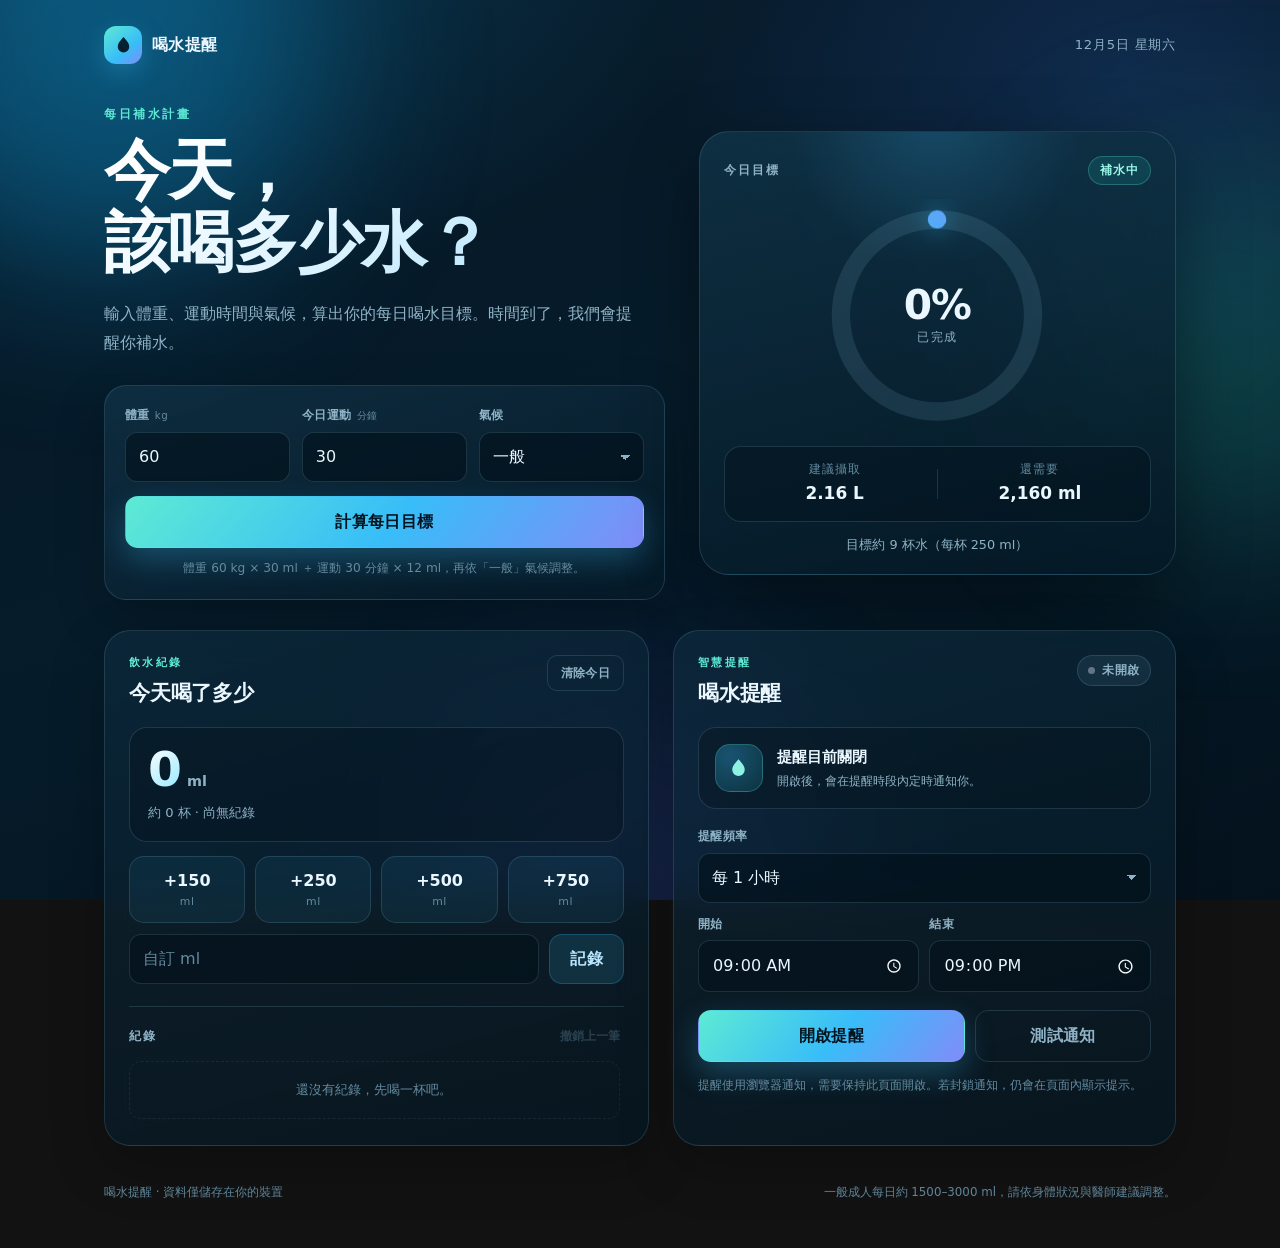
<file: water-reminder/public/index.html>
<!DOCTYPE html>
<html lang="zh-Hant">
<head>
  <meta charset="UTF-8">
  <meta name="viewport" content="width=device-width, initial-scale=1.0">
  <meta name="theme-color" content="#071c2c">
  <meta name="description" content="依體重、運動量與氣候計算每日建議喝水量，並定時提醒你補水。">
  <title>喝水提醒｜算出今天該喝多少水</title>
  <link rel="manifest" href="./manifest.webmanifest">
  <link rel="icon" href="./icon.svg" type="image/svg+xml">
  <link rel="apple-touch-icon" href="./icon-192.png">
  <link rel="stylesheet" href="./styles.css">
</head>
<body>
  <div class="backdrop" aria-hidden="true">
    <span class="blob blob-a"></span>
    <span class="blob blob-b"></span>
    <span class="blob blob-c"></span>
  </div>

  <header class="topbar">
    <a class="brand" href="./" aria-label="喝水提醒首頁">
      <span class="brand-mark" aria-hidden="true">
        <svg viewBox="0 0 24 24" fill="none">
          <path d="M12 3.2c3.6 4 6 6.9 6 10a6 6 0 0 1-12 0c0-3.1 2.4-6 6-10Z" fill="currentColor"/>
          <path d="M9.4 13.4a2.8 2.8 0 0 0 2.3 3" stroke="#071c2c" stroke-width="1.4" stroke-linecap="round"/>
        </svg>
      </span>
      <span>喝水提醒</span>
    </a>
    <p class="today" id="todayLabel"></p>
  </header>

  <main class="page">
    <section class="hero" aria-labelledby="heroTitle">
      <div class="hero-copy">
        <p class="eyebrow">每日補水計畫</p>
        <h1 id="heroTitle">今天，<br>該喝多少水？</h1>
        <p class="lede">輸入體重、運動時間與氣候，算出你的每日喝水目標。時間到了，我們會提醒你補水。</p>

        <form class="calc-card" id="calcForm" novalidate>
          <div class="calc-grid">
            <label class="field">
              <span class="field-label">體重 <em>kg</em></span>
              <input id="weightInput" name="weight" type="number" inputmode="decimal" min="20" max="250" step="0.5" value="60" required>
            </label>
            <label class="field">
              <span class="field-label">今日運動 <em>分鐘</em></span>
              <input id="exerciseInput" name="exercise" type="number" inputmode="numeric" min="0" max="600" step="5" value="30" required>
            </label>
            <label class="field">
              <span class="field-label">氣候</span>
              <select id="climateInput" name="climate">
                <option value="1">一般</option>
                <option value="1.15">炎熱</option>
                <option value="1.08">乾燥</option>
                <option value="1.05">寒冷</option>
              </select>
            </label>
          </div>
          <button class="btn btn-primary calc-btn" type="submit">計算每日目標</button>
          <p class="calc-hint" id="calcHint">以體重 × 30 ml 為基礎，加上運動與氣候調整。</p>
        </form>
      </div>

      <aside class="goal-card" aria-label="今日喝水目標">
        <div class="goal-head">
          <span class="goal-label">今日目標</span>
          <span class="goal-badge" id="goalBadge">補水中</span>
        </div>

        <div class="ring-wrap">
          <svg class="ring" viewBox="0 0 160 160" role="img" aria-labelledby="ringTitle">
            <title id="ringTitle">今日喝水進度</title>
            <defs>
              <linearGradient id="ringGradient" x1="0" y1="0" x2="1" y2="1">
                <stop offset="0%" stop-color="#5eead4"/>
                <stop offset="55%" stop-color="#38bdf8"/>
                <stop offset="100%" stop-color="#818cf8"/>
              </linearGradient>
            </defs>
            <circle class="ring-track" cx="80" cy="80" r="68"></circle>
            <circle class="ring-fill" id="ringFill" cx="80" cy="80" r="68"></circle>
          </svg>
          <div class="ring-center">
            <span class="ring-percent" id="ringPercent">0%</span>
            <span class="ring-sub">已完成</span>
          </div>
        </div>

        <div class="goal-meta">
          <div>
            <span class="meta-label">建議攝取</span>
            <strong class="meta-value" id="goalLiters">2.0 L</strong>
          </div>
          <div class="meta-divider" aria-hidden="true"></div>
          <div>
            <span class="meta-label">還需要</span>
            <strong class="meta-value" id="remainingMl">2000 ml</strong>
          </div>
        </div>

        <p class="goal-foot" id="goalFoot">約 8 杯水（每杯 250 ml）</p>
      </aside>
    </section>

    <section class="grid" aria-label="飲水紀錄與提醒設定">
      <article class="card tracker" aria-labelledby="trackerTitle">
        <div class="card-head">
          <div>
            <p class="eyebrow">飲水紀錄</p>
            <h2 id="trackerTitle">今天喝了多少</h2>
          </div>
          <button class="btn btn-ghost btn-small" id="resetBtn" type="button">清除今日</button>
        </div>

        <div class="consumed">
          <div class="consumed-main">
            <span class="consumed-num" id="consumedMl">0</span>
            <span class="consumed-unit">ml</span>
          </div>
          <p class="consumed-sub" id="cupCount">約 0 杯 · 尚無紀錄</p>
        </div>

        <div class="quick-add" role="group" aria-label="快速新增飲水量">
          <button class="quick" type="button" data-ml="150">+150<span>ml</span></button>
          <button class="quick" type="button" data-ml="250">+250<span>ml</span></button>
          <button class="quick" type="button" data-ml="500">+500<span>ml</span></button>
          <button class="quick" type="button" data-ml="750">+750<span>ml</span></button>
        </div>

        <form class="custom-add" id="customAddForm">
          <label class="sr-only" for="customMl">自訂飲水量（毫升）</label>
          <input id="customMl" type="number" inputmode="numeric" min="1" max="3000" step="1" placeholder="自訂 ml">
          <button class="btn btn-soft" type="submit">記錄</button>
        </form>

        <div class="history-head">
          <span>紀錄</span>
          <button class="link-btn" id="undoBtn" type="button" disabled>撤銷上一筆</button>
        </div>
        <ol class="history" id="historyList" aria-live="polite"></ol>
      </article>

      <article class="card reminder" aria-labelledby="reminderTitle">
        <div class="card-head">
          <div>
            <p class="eyebrow">智慧提醒</p>
            <h2 id="reminderTitle">喝水提醒</h2>
          </div>
          <span class="status-pill" id="reminderPill"><i></i>未開啟</span>
        </div>

        <div class="reminder-status">
          <span class="drop-pulse" aria-hidden="true">
            <svg viewBox="0 0 24 24" fill="none">
              <path d="M12 3.2c3.6 4 6 6.9 6 10a6 6 0 0 1-12 0c0-3.1 2.4-6 6-10Z" fill="currentColor"/>
            </svg>
          </span>
          <div>
            <p class="status-title" id="reminderState">提醒目前關閉</p>
            <p class="status-sub" id="nextReminder">開啟後，會在提醒時段內定時通知你。</p>
          </div>
        </div>

        <div class="settings">
          <label class="field">
            <span class="field-label">提醒頻率</span>
            <select id="intervalInput">
              <option value="15">每 15 分鐘</option>
              <option value="30">每 30 分鐘</option>
              <option value="45">每 45 分鐘</option>
              <option value="60" selected>每 1 小時</option>
              <option value="90">每 1.5 小時</option>
              <option value="120">每 2 小時</option>
            </select>
          </label>
          <div class="time-range">
            <label class="field">
              <span class="field-label">開始</span>
              <input id="startInput" type="time" value="09:00">
            </label>
            <label class="field">
              <span class="field-label">結束</span>
              <input id="endInput" type="time" value="21:00">
            </label>
          </div>
        </div>

        <div class="reminder-actions">
          <button class="btn btn-primary" id="reminderToggle" type="button">開啟提醒</button>
          <button class="btn btn-ghost" id="testBtn" type="button">測試通知</button>
        </div>

        <p class="note">提醒使用瀏覽器通知，需要保持此頁面開啟。若封鎖通知，仍會在頁面內顯示提示。</p>
      </article>
    </section>
  </main>

  <footer class="footer">
    <p>喝水提醒 · 資料僅儲存在你的裝置</p>
    <p class="footer-tip">一般成人每日約 1500–3000 ml，請依身體狀況與醫師建議調整。</p>
  </footer>

  <div class="toast" id="toast" role="status" aria-live="polite"></div>

  <script src="./app.js" defer></script>
</body>
</html>
</file>
<file: water-reminder/public/styles.css>
:root {
  --bg: #061725;
  --bg-soft: #08293b;
  --card: rgba(10, 36, 53, 0.68);
  --card-strong: rgba(9, 31, 46, 0.88);
  --line: rgba(148, 210, 235, 0.16);
  --line-strong: rgba(148, 210, 235, 0.28);
  --text: #eaf7ff;
  --muted: #8fb3c6;
  --faint: #638ba0;
  --cyan: #38bdf8;
  --teal: #5eead4;
  --violet: #818cf8;
  --radius: 26px;
  --shadow: 0 24px 70px rgba(0, 0, 0, 0.38);
  --font: "Noto Sans TC", "Microsoft JhengHei", "PingFang TC", system-ui, -apple-system, "Segoe UI", sans-serif;
}

* {
  box-sizing: border-box;
}

html {
  color-scheme: dark;
}

body {
  min-height: 100vh;
  margin: 0;
  overflow-x: hidden;
  color: var(--text);
  font-family: var(--font);
  line-height: 1.5;
  background:
    radial-gradient(1100px 700px at 12% -10%, #0b3b54 0%, transparent 55%),
    radial-gradient(900px 620px at 88% 8%, #102a4c 0%, transparent 52%),
    linear-gradient(160deg, #061725 0%, #061c2b 48%, #04121d 100%);
  background-attachment: fixed;
  -webkit-font-smoothing: antialiased;
}

button,
input,
select {
  font: inherit;
}

button {
  color: inherit;
}

a {
  color: inherit;
  text-decoration: none;
}

h1,
h2,
p {
  margin: 0;
}

.sr-only {
  position: absolute;
  width: 1px;
  height: 1px;
  padding: 0;
  margin: -1px;
  overflow: hidden;
  clip: rect(0, 0, 0, 0);
  white-space: nowrap;
  border: 0;
}

.backdrop {
  position: fixed;
  inset: 0;
  z-index: -1;
  overflow: hidden;
  pointer-events: none;
}

.blob {
  position: absolute;
  border-radius: 50%;
  filter: blur(90px);
  opacity: 0.34;
}

.blob-a {
  width: 440px;
  height: 440px;
  top: -160px;
  left: -120px;
  background: #0ea5e9;
  animation: float 18s ease-in-out infinite alternate;
}

.blob-b {
  width: 380px;
  height: 380px;
  top: 18%;
  right: -140px;
  background: #2dd4bf;
  opacity: 0.2;
  animation: float 22s ease-in-out infinite alternate-reverse;
}

.blob-c {
  width: 420px;
  height: 420px;
  bottom: -200px;
  left: 32%;
  background: #6366f1;
  opacity: 0.18;
  animation: float 26s ease-in-out infinite alternate;
}

@keyframes float {
  from { transform: translate3d(0, 0, 0) scale(1); }
  to { transform: translate3d(40px, 36px, 0) scale(1.1); }
}

.topbar {
  width: min(1120px, 100%);
  margin: 0 auto;
  padding: 26px 24px 0;
  display: flex;
  align-items: center;
  justify-content: space-between;
  gap: 16px;
}

.brand {
  display: inline-flex;
  align-items: center;
  gap: 10px;
  font-weight: 700;
  letter-spacing: 0.03em;
}

.brand-mark {
  display: grid;
  place-items: center;
  width: 38px;
  height: 38px;
  border-radius: 12px;
  color: #062130;
  background: linear-gradient(140deg, var(--teal), var(--cyan) 62%, var(--violet));
  box-shadow: 0 8px 24px rgba(56, 189, 248, 0.28);
}

.brand-mark svg {
  width: 23px;
  height: 23px;
}

.today {
  color: var(--muted);
  font-size: 0.82rem;
  letter-spacing: 0.06em;
}

.page {
  width: min(1120px, 100%);
  margin: 0 auto;
  padding: 42px 24px 0;
}

.hero {
  display: grid;
  grid-template-columns: minmax(0, 1.08fr) minmax(0, 0.92fr);
  gap: 34px;
  align-items: center;
}

.eyebrow {
  margin-bottom: 12px;
  color: var(--teal);
  font-size: 0.72rem;
  font-weight: 700;
  letter-spacing: 0.22em;
  text-transform: uppercase;
}

h1 {
  font-size: clamp(2.6rem, 5.4vw, 4.15rem);
  font-weight: 800;
  line-height: 1.08;
  letter-spacing: -0.025em;
  background: linear-gradient(140deg, #ffffff 10%, #d6f1ff 55%, #9fdcf8 100%);
  -webkit-background-clip: text;
  background-clip: text;
  color: transparent;
}

.lede {
  max-width: 33rem;
  margin-top: 20px;
  color: var(--muted);
  font-size: 1.02rem;
  line-height: 1.8;
}

.calc-card {
  margin-top: 28px;
  padding: 20px;
  border: 1px solid var(--line);
  border-radius: 22px;
  background: linear-gradient(160deg, rgba(20, 56, 78, 0.62), rgba(6, 25, 38, 0.72));
  box-shadow: 0 18px 50px rgba(0, 0, 0, 0.24);
  backdrop-filter: blur(18px);
  -webkit-backdrop-filter: blur(18px);
}

.calc-grid {
  display: grid;
  grid-template-columns: 1fr 1fr 1fr;
  gap: 12px;
}

.field {
  display: flex;
  flex-direction: column;
  gap: 7px;
  min-width: 0;
}

.field-label {
  color: var(--muted);
  font-size: 0.78rem;
  font-weight: 600;
  letter-spacing: 0.04em;
}

.field-label em {
  color: var(--faint);
  font-size: 0.82em;
  font-style: normal;
  font-weight: 500;
}

input,
select {
  width: 100%;
  min-width: 0;
  padding: 12px 13px;
  color: var(--text);
  background: rgba(3, 17, 27, 0.62);
  border: 1px solid var(--line);
  border-radius: 12px;
  outline: none;
  transition: border-color 0.2s ease, box-shadow 0.2s ease, background 0.2s ease;
}

input::placeholder {
  color: var(--faint);
}

input:hover,
select:hover {
  border-color: var(--line-strong);
}

input:focus,
select:focus {
  background: rgba(3, 17, 27, 0.86);
  border-color: rgba(56, 189, 248, 0.7);
  box-shadow: 0 0 0 3px rgba(56, 189, 248, 0.15);
}

select {
  appearance: none;
  cursor: pointer;
  background-image: linear-gradient(45deg, transparent 50%, var(--muted) 50%), linear-gradient(135deg, var(--muted) 50%, transparent 50%);
  background-position: calc(100% - 18px) 50%, calc(100% - 13px) 50%;
  background-size: 5px 5px, 5px 5px;
  background-repeat: no-repeat;
  padding-right: 34px;
}

select option {
  color: #0b2434;
  background: #e8f6ff;
}

.btn {
  display: inline-flex;
  align-items: center;
  justify-content: center;
  gap: 8px;
  padding: 13px 20px;
  border: 1px solid transparent;
  border-radius: 13px;
  font-weight: 700;
  letter-spacing: 0.02em;
  cursor: pointer;
  transition: transform 0.18s ease, background 0.18s ease, border-color 0.18s ease, box-shadow 0.18s ease, opacity 0.18s ease;
}

.btn:hover {
  transform: translateY(-1px);
}

.btn:active {
  transform: translateY(0);
}

.btn-primary {
  color: #04141f;
  background: linear-gradient(130deg, var(--teal) 0%, var(--cyan) 52%, var(--violet) 100%);
  box-shadow: 0 12px 30px rgba(56, 189, 248, 0.28);
}

.btn-primary:hover {
  box-shadow: 0 16px 36px rgba(56, 189, 248, 0.36);
  filter: brightness(1.04);
}

.btn-ghost {
  color: var(--muted);
  background: transparent;
  border-color: var(--line);
}

.btn-ghost:hover {
  color: var(--text);
  background: rgba(148, 210, 235, 0.08);
  border-color: var(--line-strong);
}

.btn-soft {
  color: #bae6fd;
  background: rgba(56, 189, 248, 0.14);
  border-color: rgba(56, 189, 248, 0.24);
}

.btn-soft:hover {
  background: rgba(56, 189, 248, 0.22);
}

.btn-small {
  padding: 8px 13px;
  border-radius: 10px;
  font-size: 0.78rem;
}

.calc-btn {
  width: 100%;
  margin-top: 14px;
}

.calc-hint {
  margin-top: 11px;
  color: var(--faint);
  font-size: 0.76rem;
  line-height: 1.6;
  text-align: center;
}

.goal-card {
  position: relative;
  display: flex;
  flex-direction: column;
  align-items: center;
  padding: 24px 24px 20px;
  border: 1px solid var(--line);
  border-radius: 30px;
  background: linear-gradient(165deg, rgba(17, 54, 74, 0.74), rgba(5, 24, 37, 0.86));
  box-shadow: var(--shadow);
  backdrop-filter: blur(20px);
  -webkit-backdrop-filter: blur(20px);
  overflow: hidden;
}

.goal-card::before {
  content: "";
  position: absolute;
  top: -40%;
  left: 50%;
  width: 320px;
  height: 320px;
  transform: translateX(-50%);
  background: radial-gradient(circle, rgba(56, 189, 248, 0.2), transparent 66%);
  pointer-events: none;
}

.goal-head {
  position: relative;
  width: 100%;
  display: flex;
  align-items: center;
  justify-content: space-between;
  gap: 12px;
}

.goal-label {
  color: var(--muted);
  font-size: 0.78rem;
  font-weight: 600;
  letter-spacing: 0.16em;
}

.goal-badge {
  padding: 5px 11px;
  color: #99f6e4;
  font-size: 0.72rem;
  font-weight: 700;
  letter-spacing: 0.08em;
  background: rgba(45, 212, 191, 0.13);
  border: 1px solid rgba(94, 234, 212, 0.26);
  border-radius: 999px;
}

.ring-wrap {
  position: relative;
  width: 226px;
  max-width: 72vw;
  aspect-ratio: 1;
  margin: 14px 0 8px;
}

.ring {
  width: 100%;
  height: 100%;
  transform: rotate(0deg);
}

.ring-track,
.ring-fill {
  fill: none;
  stroke-width: 13;
}

.ring-track {
  stroke: rgba(148, 210, 235, 0.12);
}

.ring-fill {
  stroke: url(#ringGradient);
  stroke-linecap: round;
  stroke-dasharray: 427.26;
  stroke-dashoffset: 427.26;
  transform: rotate(-90deg);
  transform-origin: 80px 80px;
  filter: drop-shadow(0 0 8px rgba(56, 189, 248, 0.5));
  transition: stroke-dashoffset 0.85s cubic-bezier(0.22, 1, 0.36, 1);
}

.ring-center {
  position: absolute;
  inset: 0;
  display: flex;
  flex-direction: column;
  align-items: center;
  justify-content: center;
  gap: 2px;
}

.ring-percent {
  font-size: 2.55rem;
  font-weight: 800;
  letter-spacing: -0.03em;
  line-height: 1;
}

.ring-sub {
  color: var(--muted);
  font-size: 0.76rem;
  letter-spacing: 0.12em;
}

.goal-meta {
  position: relative;
  display: grid;
  grid-template-columns: 1fr auto 1fr;
  align-items: center;
  width: 100%;
  margin-top: 6px;
  padding: 14px 8px;
  text-align: center;
  background: rgba(3, 17, 27, 0.42);
  border: 1px solid var(--line);
  border-radius: 17px;
}

.meta-label {
  display: block;
  margin-bottom: 3px;
  color: var(--faint);
  font-size: 0.72rem;
  letter-spacing: 0.08em;
}

.meta-value {
  font-size: 1.06rem;
  font-weight: 700;
}

.meta-divider {
  width: 1px;
  height: 30px;
  background: var(--line);
}

.goal-foot {
  margin-top: 13px;
  color: var(--muted);
  font-size: 0.8rem;
  text-align: center;
}

.grid {
  display: grid;
  grid-template-columns: minmax(0, 1.04fr) minmax(0, 0.96fr);
  gap: 24px;
  margin-top: 30px;
}

.card {
  padding: 24px;
  border: 1px solid var(--line);
  border-radius: var(--radius);
  background: linear-gradient(165deg, rgba(15, 46, 65, 0.6), rgba(5, 23, 35, 0.76));
  box-shadow: 0 20px 55px rgba(0, 0, 0, 0.24);
  backdrop-filter: blur(18px);
  -webkit-backdrop-filter: blur(18px);
}

.card-head {
  display: flex;
  align-items: flex-start;
  justify-content: space-between;
  gap: 14px;
}

.card-head .eyebrow {
  margin-bottom: 6px;
  font-size: 0.68rem;
}

.card h2 {
  font-size: 1.34rem;
  font-weight: 700;
  letter-spacing: -0.01em;
}

.consumed {
  margin-top: 18px;
  padding: 18px;
  background: rgba(3, 17, 27, 0.34);
  border: 1px solid var(--line);
  border-radius: 18px;
}

.consumed-main {
  display: flex;
  align-items: baseline;
  gap: 7px;
}

.consumed-num {
  font-size: 3.05rem;
  font-weight: 800;
  letter-spacing: -0.04em;
  line-height: 1;
  background: linear-gradient(140deg, #ffffff, #8ee7ff);
  -webkit-background-clip: text;
  background-clip: text;
  color: transparent;
}

.consumed-unit {
  color: var(--muted);
  font-size: 0.9rem;
  font-weight: 600;
}

.consumed-sub {
  margin-top: 8px;
  color: var(--muted);
  font-size: 0.82rem;
}

.quick-add {
  display: grid;
  grid-template-columns: repeat(4, 1fr);
  gap: 10px;
  margin-top: 14px;
}

.quick {
  display: flex;
  flex-direction: column;
  align-items: center;
  gap: 1px;
  padding: 12px 6px;
  color: var(--text);
  font-size: 1rem;
  font-weight: 700;
  background: rgba(56, 189, 248, 0.07);
  border: 1px solid var(--line);
  border-radius: 15px;
  cursor: pointer;
  transition: transform 0.16s ease, background 0.16s ease, border-color 0.16s ease;
}

.quick span {
  color: var(--faint);
  font-size: 0.68rem;
  font-weight: 500;
  letter-spacing: 0.06em;
}

.quick:hover {
  background: rgba(56, 189, 248, 0.15);
  border-color: rgba(56, 189, 248, 0.34);
  transform: translateY(-2px);
}

.quick:active {
  transform: scale(0.97);
}

.custom-add {
  display: flex;
  gap: 10px;
  margin-top: 11px;
}

.custom-add input {
  flex: 1;
}

.custom-add .btn {
  padding: 12px 20px;
  white-space: nowrap;
}

.history-head {
  display: flex;
  align-items: center;
  justify-content: space-between;
  gap: 12px;
  margin-top: 22px;
  padding-top: 16px;
  border-top: 1px solid var(--line);
  color: var(--muted);
  font-size: 0.76rem;
  font-weight: 700;
  letter-spacing: 0.14em;
}

.link-btn {
  padding: 4px;
  color: var(--faint);
  font-size: 0.76rem;
  background: none;
  border: 0;
  cursor: pointer;
  transition: color 0.18s ease;
}

.link-btn:hover:not(:disabled) {
  color: var(--teal);
}

.link-btn:disabled {
  opacity: 0.35;
  cursor: not-allowed;
}

.history {
  display: flex;
  flex-direction: column;
  gap: 8px;
  max-height: 186px;
  margin: 12px 0 0;
  padding: 0 4px 2px 0;
  overflow-y: auto;
  list-style: none;
}

.history li {
  display: flex;
  align-items: center;
  justify-content: space-between;
  gap: 12px;
  padding: 10px 14px;
  background: rgba(3, 17, 27, 0.36);
  border: 1px solid rgba(148, 210, 235, 0.09);
  border-radius: 12px;
  font-size: 0.9rem;
  animation: slideIn 0.28s ease both;
}

.history li strong {
  font-weight: 700;
}

.history li time {
  color: var(--faint);
  font-size: 0.78rem;
  font-variant-numeric: tabular-nums;
}

.history .empty {
  justify-content: center;
  padding: 18px 10px;
  color: var(--faint);
  font-size: 0.82rem;
  border-style: dashed;
  background: transparent;
  animation: none;
}

@keyframes slideIn {
  from { opacity: 0; transform: translateY(-4px); }
  to { opacity: 1; transform: translateY(0); }
}

.history::-webkit-scrollbar {
  width: 6px;
}

.history::-webkit-scrollbar-thumb {
  background: rgba(148, 210, 235, 0.18);
  border-radius: 999px;
}

.reminder {
  position: relative;
}

.status-pill {
  display: inline-flex;
  align-items: center;
  gap: 7px;
  padding: 6px 10px;
  color: var(--muted);
  font-size: 0.72rem;
  font-weight: 600;
  letter-spacing: 0.06em;
  background: rgba(148, 210, 235, 0.08);
  border: 1px solid var(--line);
  border-radius: 999px;
  white-space: nowrap;
}

.status-pill i {
  width: 7px;
  height: 7px;
  background: #64748b;
  border-radius: 50%;
}

.status-pill.is-on {
  color: #99f6e4;
  background: rgba(45, 212, 191, 0.13);
  border-color: rgba(94, 234, 212, 0.26);
}

.status-pill.is-on i {
  background: var(--teal);
  box-shadow: 0 0 0 4px rgba(94, 234, 212, 0.14);
  animation: blink 2s ease-in-out infinite;
}

@keyframes blink {
  0%, 100% { opacity: 1; }
  50% { opacity: 0.35; }
}

.reminder-status {
  display: flex;
  align-items: center;
  gap: 14px;
  margin-top: 18px;
  padding: 16px;
  background: rgba(3, 17, 27, 0.36);
  border: 1px solid var(--line);
  border-radius: 18px;
}

.drop-pulse {
  display: grid;
  place-items: center;
  flex: 0 0 auto;
  width: 48px;
  height: 48px;
  color: #8ef2e2;
  background: radial-gradient(circle at 30% 25%, rgba(56, 189, 248, 0.34), rgba(45, 212, 191, 0.13));
  border: 1px solid rgba(94, 234, 212, 0.26);
  border-radius: 15px;
}

.drop-pulse svg {
  width: 25px;
  height: 25px;
}

.reminder.is-active .drop-pulse {
  animation: pulse 2.4s ease-in-out infinite;
}

@keyframes pulse {
  0%, 100% { box-shadow: 0 0 0 0 rgba(94, 234, 212, 0.24); }
  50% { box-shadow: 0 0 0 10px rgba(94, 234, 212, 0); }
}

.status-title {
  font-size: 0.94rem;
  font-weight: 600;
}

.status-sub {
  margin-top: 3px;
  color: var(--muted);
  font-size: 0.78rem;
  line-height: 1.55;
}

.settings {
  display: flex;
  flex-direction: column;
  gap: 12px;
  margin-top: 18px;
}

.time-range {
  display: grid;
  grid-template-columns: 1fr 1fr;
  gap: 10px;
}

.reminder-actions {
  display: flex;
  gap: 10px;
  margin-top: 18px;
}

.reminder-actions .btn-primary {
  flex: 1.2;
}

.reminder-actions .btn-ghost {
  flex: 0.8;
  padding-inline: 12px;
}

.note {
  margin-top: 14px;
  color: var(--faint);
  font-size: 0.72rem;
  line-height: 1.65;
}

.footer {
  width: min(1120px, 100%);
  margin: 0 auto;
  padding: 38px 24px 46px;
  display: flex;
  align-items: center;
  justify-content: space-between;
  gap: 16px;
  color: var(--faint);
  font-size: 0.74rem;
}

.footer-tip {
  text-align: right;
}

.toast {
  position: fixed;
  left: 50%;
  bottom: 28px;
  z-index: 60;
  max-width: min(420px, calc(100vw - 32px));
  padding: 13px 20px;
  color: var(--text);
  font-size: 0.88rem;
  line-height: 1.55;
  background: rgba(8, 35, 50, 0.96);
  border: 1px solid rgba(94, 234, 212, 0.3);
  border-radius: 14px;
  box-shadow: 0 18px 50px rgba(0, 0, 0, 0.42);
  opacity: 0;
  pointer-events: none;
  transform: translate(-50%, 16px);
  transition: opacity 0.28s ease, transform 0.28s ease;
  backdrop-filter: blur(14px);
  -webkit-backdrop-filter: blur(14px);
}

.toast.show {
  opacity: 1;
  transform: translate(-50%, 0);
}

:focus-visible {
  outline: 2px solid rgba(94, 234, 212, 0.8);
  outline-offset: 2px;
}

@media (max-width: 900px) {
  .hero {
    grid-template-columns: 1fr;
    gap: 28px;
  }

  .goal-card {
    max-width: 520px;
    width: 100%;
    justify-self: center;
  }

  .grid {
    grid-template-columns: 1fr;
  }

  .history {
    max-height: 240px;
  }
}

@media (max-width: 560px) {
  .topbar {
    padding: 20px 18px 0;
  }

  .page {
    padding: 30px 18px 0;
  }

  .today {
    font-size: 0.74rem;
  }

  h1 {
    font-size: clamp(2.35rem, 12vw, 3.1rem);
  }

  .lede {
    font-size: 0.94rem;
    line-height: 1.75;
  }

  .calc-card,
  .card,
  .goal-card {
    padding: 18px;
    border-radius: 22px;
  }

  .calc-grid {
    grid-template-columns: 1fr 1fr;
  }

  .calc-grid .field:last-child {
    grid-column: 1 / -1;
  }

  .quick-add {
    grid-template-columns: repeat(2, 1fr);
  }

  .consumed-num {
    font-size: 2.6rem;
  }

  .ring-wrap {
    width: 200px;
  }

  .reminder-actions {
    flex-wrap: wrap;
  }

  .reminder-actions .btn {
    flex: 1 1 140px;
  }

  .footer {
    flex-direction: column;
    align-items: flex-start;
    padding: 30px 18px 38px;
  }

  .footer-tip {
    text-align: left;
  }

  .toast {
    bottom: 18px;
  }
}

@media (prefers-reduced-motion: reduce) {
  *,
  *::before,
  *::after {
    animation-duration: 0.01ms !important;
    animation-iteration-count: 1 !important;
    transition-duration: 0.01ms !important;
    scroll-behavior: auto !important;
  }
}
</file>
